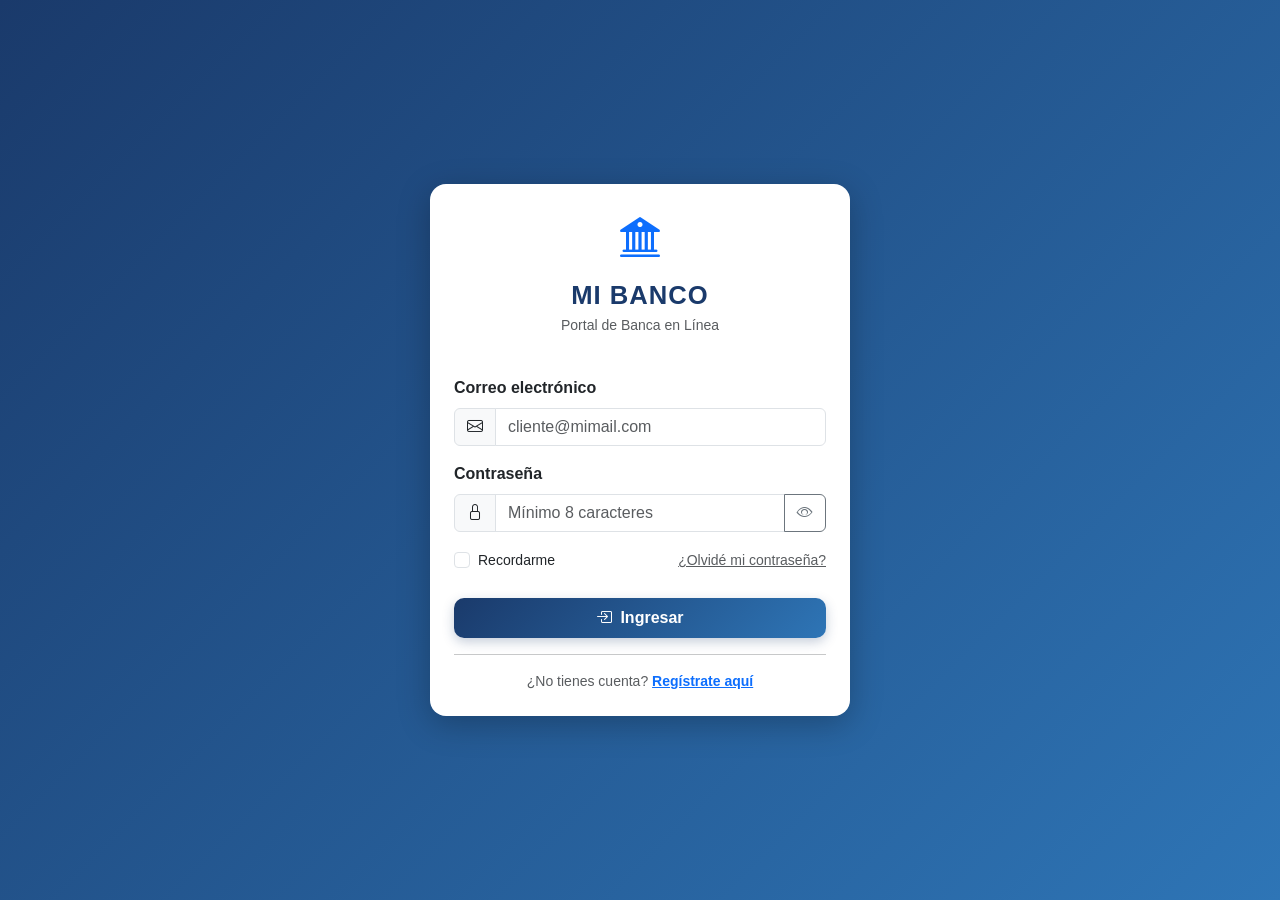
<file: index.html>
<!DOCTYPE html>
<html lang="es">
<head>
  <meta charset="UTF-8">
  <meta name="viewport" content="width=device-width, initial-scale=1.0">
  <title>Iniciar Sesión — Mi Banco</title>
  <link href="https://cdn.jsdelivr.net/npm/bootstrap@5.3.3/dist/css/bootstrap.min.css" rel="stylesheet">
  <link href="https://cdn.jsdelivr.net/npm/bootstrap-icons@1.11.3/font/bootstrap-icons.min.css" rel="stylesheet">
  <link href="../css/styles.css" rel="stylesheet">
</head>
<body>

<div class="auth-wrapper">
  <div class="card auth-card p-4">

    <!-- Logo -->
    <div class="text-center mb-4">
      <i class="bi bi-bank2 text-primary" style="font-size:2.5rem"></i>
      <div class="auth-logo mt-2">MI BANCO</div>
      <p class="text-muted small">Portal de Banca en Línea</p>
    </div>

    <!-- Alerta de error -->
    <div id="alertError" class="alert alert-danger d-none" role="alert">
      <i class="bi bi-exclamation-triangle me-2"></i>
      <span id="alertMsg">Error al iniciar sesión.</span>
    </div>

    <!-- Formulario Login -->
    <form id="formLogin">
      <div class="mb-3">
        <label class="form-label fw-semibold">Correo electrónico</label>
        <div class="input-group">
          <span class="input-group-text"><i class="bi bi-envelope"></i></span>
          <input type="email" id="email" class="form-control"
                 placeholder="cliente@mimail.com" required>
        </div>
      </div>
      <div class="mb-3">
        <label class="form-label fw-semibold">Contraseña</label>
        <div class="input-group">
          <span class="input-group-text"><i class="bi bi-lock"></i></span>
          <input type="password" id="password" class="form-control"
                 placeholder="Mínimo 8 caracteres" required minlength="8">
          <button class="btn btn-outline-secondary" type="button" id="togglePwd">
            <i class="bi bi-eye"></i>
          </button>
        </div>
      </div>

      <div class="d-flex justify-content-between align-items-center mb-4">
        <div class="form-check">
          <input class="form-check-input" type="checkbox" id="rememberMe">
          <label class="form-check-label small" for="rememberMe">Recordarme</label>
        </div>
        <a href="#" class="small text-muted">¿Olvidé mi contraseña?</a>
      </div>

      <button type="submit" class="btn btn-primary w-100 py-2 fw-semibold" id="btnLogin">
        <span id="btnLoginText"><i class="bi bi-box-arrow-in-right me-2"></i>Ingresar</span>
        <span id="btnLoginSpinner" class="d-none">
          <span class="spinner-border spinner-border-sm me-2"></span>Verificando...
        </span>
      </button>
    </form>

    <hr class="my-3">
    <p class="text-center small text-muted mb-0">
      ¿No tienes cuenta?
      <a href="registro.html" class="text-primary fw-semibold">Regístrate aquí</a>
    </p>

  </div>
</div>

<script src="https://cdn.jsdelivr.net/npm/bootstrap@5.3.3/dist/js/bootstrap.bundle.min.js"></script>
<script>
  // Desvinculado completamente - Sin conexión a Supabase
  // Este es solo UI estática para demostración
  console.log('Login UI cargado (desvinculado - sin Supabase)');
</script>
</body>
</html>
</script>
</body>
</html>
</file>
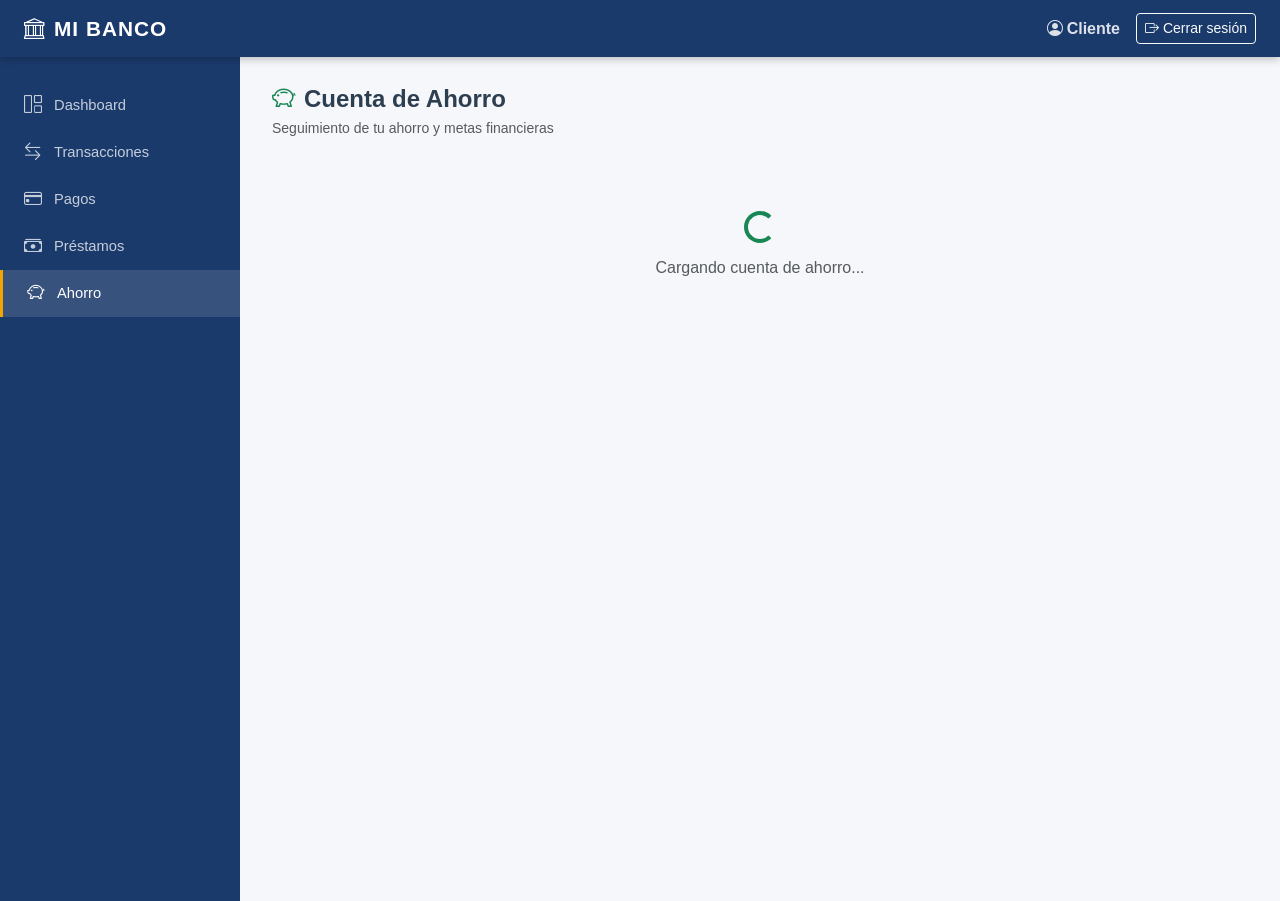
<file: modulos/ahorro.html>
<!DOCTYPE html>
<html lang="es">
<head>
  <meta charset="UTF-8">
  <meta name="viewport" content="width=device-width, initial-scale=1.0">
  <title>Ahorro — Mi Banco</title>
  <link href="https://cdn.jsdelivr.net/npm/bootstrap@5.3.3/dist/css/bootstrap.min.css" rel="stylesheet">
  <link href="https://cdn.jsdelivr.net/npm/bootstrap-icons@1.11.3/font/bootstrap-icons.min.css" rel="stylesheet">
  <link href="../css/styles.css" rel="stylesheet">
</head>
<body>

<!-- Toast -->
<div class="toast-container position-fixed bottom-0 end-0 p-3">
  <div id="appToast" class="toast align-items-center text-white bg-success border-0">
    <div class="d-flex">
      <div class="toast-body" id="toastBody">OK</div>
      <button class="btn-close btn-close-white me-2 m-auto" data-bs-dismiss="toast"></button>
    </div>
  </div>
</div>

<!-- Navbar -->
<nav class="navbar navbar-expand-lg navbar-banco">
  <div class="container-fluid px-4">
    <a class="navbar-brand" href="dashboard.html"><i class="bi bi-bank me-2"></i>MI BANCO</a>
    <div class="collapse navbar-collapse">
      <ul class="navbar-nav ms-auto align-items-center gap-2">
        <li class="nav-item">
          <span class="nav-link" style="color:var(--color-acento);font-weight:600">
            <i class="bi bi-person-circle me-1"></i><span id="userName">Cliente</span>
          </span>
        </li>
        <li><button class="btn btn-sm btn-outline-light" id="btnLogout">
          <i class="bi bi-box-arrow-right me-1"></i>Cerrar sesión
        </button></li>
      </ul>
    </div>
  </div>
</nav>

<div class="portal-layout">
  <nav class="sidebar d-none d-lg-block">
    <ul class="nav flex-column">
      <li><a class="nav-link" href="dashboard.html"><i class="bi bi-grid-1x2"></i> Dashboard</a></li>
      <li><a class="nav-link" href="transacciones.html"><i class="bi bi-arrow-left-right"></i> Transacciones</a></li>
      <li><a class="nav-link" href="pagos.html"><i class="bi bi-credit-card"></i> Pagos</a></li>
      <li><a class="nav-link" href="prestamos.html"><i class="bi bi-cash-stack"></i> Préstamos</a></li>
      <li><a class="nav-link active" href="ahorro.html"><i class="bi bi-piggy-bank"></i> Ahorro</a></li>
    </ul>
  </nav>

  <main class="main-content">
    <h4 class="fw-bold mb-1"><i class="bi bi-piggy-bank me-2 text-success"></i>Cuenta de Ahorro</h4>
    <p class="text-muted small mb-4">Seguimiento de tu ahorro y metas financieras</p>

    <!-- Spinner carga -->
    <div id="loadingAhorro" class="text-center py-5">
      <div class="spinner-border text-success"></div>
      <p class="text-muted mt-2">Cargando cuenta de ahorro...</p>
    </div>

    <!-- Contenido (oculto hasta cargar) -->
    <div id="contenidoAhorro" class="d-none">

      <!-- Tarjeta principal -->
      <div class="row g-4 mb-4">
        <div class="col-12 col-md-6">
          <div class="card border-0 shadow-sm" style="border-left:5px solid #198754 !important; border-radius:12px">
            <div class="card-body p-4">
              <div class="d-flex justify-content-between align-items-start mb-3">
                <div>
                  <span class="badge bg-success mb-2">Cuenta de Ahorro</span>
                  <div class="text-muted small" id="numCuentaAhorro">••• ••• ••••</div>
                </div>
                <i class="bi bi-piggy-bank text-success" style="font-size:2rem"></i>
              </div>
              <div class="monto text-success mb-1" id="saldoAhorro">S/ —</div>
              <div class="text-muted small">Saldo disponible · PEN</div>
            </div>
          </div>
        </div>

        <div class="col-12 col-md-6">
          <div class="row g-3">
            <div class="col-6">
              <div class="card border-0 bg-light text-center p-3">
                <div class="text-muted small">Tasa anual</div>
                <div class="fw-bold fs-4 text-success" id="tasaAhorro">—</div>
              </div>
            </div>
            <div class="col-6">
              <div class="card border-0 bg-light text-center p-3">
                <div class="text-muted small">Fecha apertura</div>
                <div class="fw-bold" id="fechaApertura">—</div>
              </div>
            </div>
            <div class="col-12">
              <div class="card border-0 bg-light text-center p-3">
                <div class="text-muted small">Meta de ahorro</div>
                <div class="fw-bold fs-5 text-primary" id="metaAhorro">—</div>
              </div>
            </div>
          </div>
        </div>
      </div>

      <!-- Barra de progreso de meta -->
      <div class="card border-0 shadow-sm mb-4">
        <div class="card-body">
          <div class="d-flex justify-content-between align-items-center mb-2">
            <div>
              <h6 class="fw-bold mb-0">Progreso hacia tu meta</h6>
              <p class="text-muted small mb-0">
                <span id="saldoProgreso">S/ —</span> de <span id="metaProgreso">S/ —</span>
              </p>
            </div>
            <div class="text-end">
              <div class="fw-bold fs-4 text-success" id="pctProgreso">0%</div>
              <div class="text-muted small" id="faltaProgreso">Falta: —</div>
            </div>
          </div>
          <div class="progress" style="height:20px">
            <div class="progress-bar progress-bar-ahorro progress-bar-striped progress-bar-animated"
                 id="barraProgreso" role="progressbar" style="width:0%">
            </div>
          </div>
          <div class="d-flex justify-content-between mt-1">
            <span class="text-muted" style="font-size:.75rem">S/ 0</span>
            <span class="text-muted small" id="metaLabel">Meta: S/ —</span>
          </div>
        </div>
      </div>

      <!-- Tabs: movimientos / proyección -->
      <div class="card border-0 shadow-sm">
        <div class="card-header bg-white border-0 pt-3 pb-0">
          <ul class="nav nav-tabs border-0" id="tabsAhorro" role="tablist">
            <li class="nav-item">
              <button class="nav-link active fw-semibold" data-bs-toggle="tab" data-bs-target="#tabMovimientos">
                <i class="bi bi-list-ul me-2"></i>Movimientos
              </button>
            </li>
            <li class="nav-item">
              <button class="nav-link fw-semibold" data-bs-toggle="tab" data-bs-target="#tabProyeccion">
                <i class="bi bi-graph-up me-2"></i>Proyección
              </button>
            </li>
          </ul>
        </div>
        <div class="card-body p-0 tab-content">

          <!-- Tab Movimientos -->
          <div class="tab-pane fade show active" id="tabMovimientos">
            <div class="table-responsive">
              <table class="table table-hover mb-0">
                <thead class="table-light">
                  <tr>
                    <th class="ps-3">Fecha</th>
                    <th>Concepto</th>
                    <th>Tipo</th>
                    <th class="text-end pe-3">Monto</th>
                  </tr>
                </thead>
                <tbody id="movAhorro">
                  <tr><td colspan="4" class="text-center py-3 text-muted">Sin movimientos registrados.</td></tr>
                </tbody>
              </table>
            </div>
          </div>

          <!-- Tab Proyección -->
          <div class="tab-pane fade" id="tabProyeccion">
            <div class="p-4">
              <p class="text-muted small mb-3">
                Estimado de crecimiento mensual de tu ahorro con la tasa actual, sin depósitos adicionales.
              </p>
              <div class="table-responsive">
                <table class="table table-sm table-striped">
                  <thead class="table-dark">
                    <tr>
                      <th>Mes</th>
                      <th class="text-end">Saldo estimado</th>
                      <th class="text-end">Interés ganado</th>
                    </tr>
                  </thead>
                  <tbody id="tablaProyeccion"></tbody>
                </table>
              </div>
            </div>
          </div>

        </div>
      </div>

    </div><!-- /contenidoAhorro -->
  </main>
</div>

<script src="https://cdn.jsdelivr.net/npm/bootstrap@5.3.3/dist/js/bootstrap.bundle.min.js"></script>
<script>
  console.log('Ahorro cargado (desvinculado - sin Supabase)');
</script>
</body>
</html>
</file>
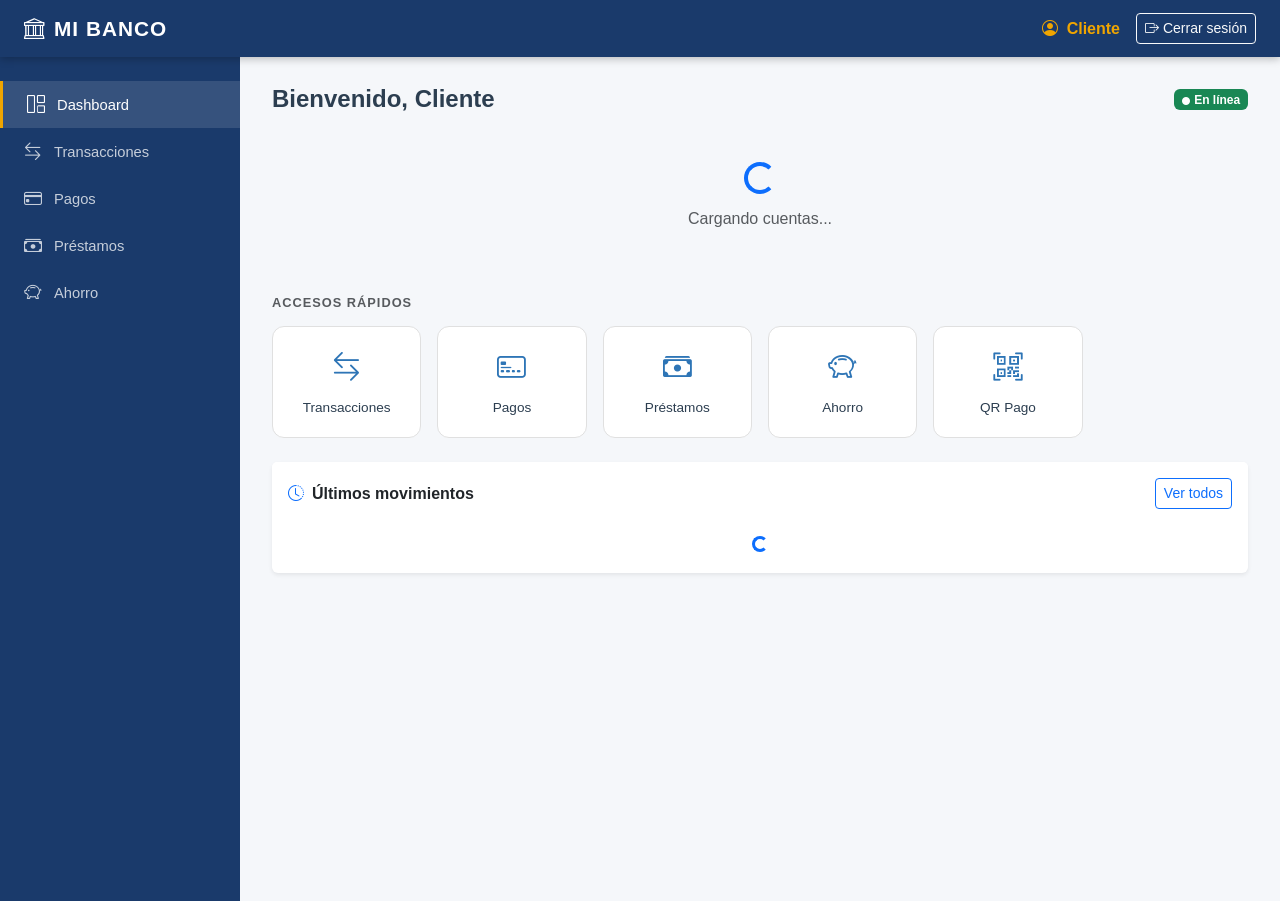
<file: modulos/dashboard.html>
<!DOCTYPE html>
<html lang="es">
<head>
  <meta charset="UTF-8">
  <meta name="viewport" content="width=device-width, initial-scale=1.0">
  <title>Dashboard — Mi Banco</title>
  <link href="https://cdn.jsdelivr.net/npm/bootstrap@5.3.3/dist/css/bootstrap.min.css" rel="stylesheet">
  <link href="https://cdn.jsdelivr.net/npm/bootstrap-icons@1.11.3/font/bootstrap-icons.min.css" rel="stylesheet">
  <link href="../css/styles.css" rel="stylesheet">
</head>
<body>

<!-- Toast Global -->
<div class="toast-container position-fixed bottom-0 end-0 p-3">
  <div id="appToast" class="toast align-items-center text-white bg-success border-0">
    <div class="d-flex">
      <div class="toast-body" id="toastBody">OK</div>
      <button type="button" class="btn-close btn-close-white me-2 m-auto" data-bs-dismiss="toast"></button>
    </div>
  </div>
</div>

<!-- Spinner Global -->
<div id="loadingSpinner" class="d-none">
  <div class="text-center">
    <div class="spinner-border text-primary" style="width:3rem;height:3rem;"></div>
    <p class="mt-2 text-muted">Cargando...</p>
  </div>
</div>

<!-- Navbar -->
<nav class="navbar navbar-expand-lg navbar-banco">
  <div class="container-fluid px-4">
    <a class="navbar-brand" href="dashboard.html">
      <i class="bi bi-bank me-2"></i>MI BANCO
    </a>
    <button class="navbar-toggler" type="button" data-bs-toggle="collapse" data-bs-target="#navMenu">
      <span class="navbar-toggler-icon"></span>
    </button>
    <div class="collapse navbar-collapse" id="navMenu">
      <ul class="navbar-nav ms-auto align-items-center gap-2">
        <li class="nav-item">
          <span class="nav-link">
            <i class="bi bi-person-circle me-1" style="color:var(--color-acento)"></i>
            <span id="userName" style="color:var(--color-acento);font-weight:600">Cliente</span>
          </span>
        </li>
        <li class="nav-item">
          <button class="btn btn-sm btn-outline-light" id="btnLogout">
            <i class="bi bi-box-arrow-right me-1"></i>Cerrar sesión
          </button>
        </li>
      </ul>
    </div>
  </div>
</nav>

<!-- Layout -->
<div class="portal-layout">

  <!-- Sidebar -->
  <nav class="sidebar d-none d-lg-block">
    <ul class="nav flex-column">
      <li><a class="nav-link active" href="dashboard.html"><i class="bi bi-grid-1x2"></i> Dashboard</a></li>
      <li><a class="nav-link" href="transacciones.html"><i class="bi bi-arrow-left-right"></i> Transacciones</a></li>
      <li><a class="nav-link" href="pagos.html"><i class="bi bi-credit-card"></i> Pagos</a></li>
      <li><a class="nav-link" href="prestamos.html"><i class="bi bi-cash-stack"></i> Préstamos</a></li>
      <li><a class="nav-link" href="ahorro.html"><i class="bi bi-piggy-bank"></i> Ahorro</a></li>
    </ul>
  </nav>

  <!-- Contenido principal -->
  <main class="main-content">

    <!-- Saludo -->
    <div class="d-flex justify-content-between align-items-center mb-4">
      <div>
        <h4 class="mb-0 fw-bold">Bienvenido, <span id="welcomeName">Cliente</span></h4>
        <p class="text-muted small mb-0" id="fechaHoy"></p>
      </div>
      <span class="badge bg-success"><i class="bi bi-circle-fill me-1" style="font-size:.5rem"></i>En línea</span>
    </div>

    <!-- Tarjetas de saldo -->
    <div class="row g-3 mb-4" id="cuentasContainer">
      <!-- Se inyectan dinámicamente -->
      <div class="col-12 text-center py-4">
        <div class="spinner-border text-primary"></div>
        <p class="text-muted mt-2">Cargando cuentas...</p>
      </div>
    </div>

    <!-- Accesos rápidos -->
    <h6 class="fw-semibold text-muted text-uppercase mb-3" style="font-size:.8rem;letter-spacing:1px">
      Accesos rápidos
    </h6>
    <div class="row g-3 mb-4">
      <div class="col-6 col-md-4 col-lg-2">
        <a href="transacciones.html" class="acceso-rapido">
          <i class="bi bi-arrow-left-right"></i>
          <span>Transacciones</span>
        </a>
      </div>
      <div class="col-6 col-md-4 col-lg-2">
        <a href="pagos.html" class="acceso-rapido">
          <i class="bi bi-credit-card-2-front"></i>
          <span>Pagos</span>
        </a>
      </div>
      <div class="col-6 col-md-4 col-lg-2">
        <a href="prestamos.html" class="acceso-rapido">
          <i class="bi bi-cash-stack"></i>
          <span>Préstamos</span>
        </a>
      </div>
      <div class="col-6 col-md-4 col-lg-2">
        <a href="ahorro.html" class="acceso-rapido">
          <i class="bi bi-piggy-bank"></i>
          <span>Ahorro</span>
        </a>
      </div>
      <div class="col-6 col-md-4 col-lg-2">
        <a href="#" class="acceso-rapido">
          <i class="bi bi-qr-code-scan"></i>
          <span>QR Pago</span>
        </a>
      </div>
    </div>

    <!-- Últimas transacciones -->
    <div class="card border-0 shadow-sm">
      <div class="card-header bg-white d-flex justify-content-between align-items-center border-0 pt-3">
        <h6 class="mb-0 fw-bold"><i class="bi bi-clock-history me-2 text-primary"></i>Últimos movimientos</h6>
        <a href="transacciones.html" class="btn btn-sm btn-outline-primary">Ver todos</a>
      </div>
      <div class="card-body p-0">
        <div id="txnRecientes">
          <div class="text-center py-3">
            <div class="spinner-border spinner-border-sm text-primary"></div>
          </div>
        </div>
      </div>
    </div>

  </main>
</div>

<script src="https://cdn.jsdelivr.net/npm/bootstrap@5.3.3/dist/js/bootstrap.bundle.min.js"></script>
<script>
  console.log('Dashboard cargado (desvinculado - sin Supabase)');
</script>
</body>
</html>
</file>
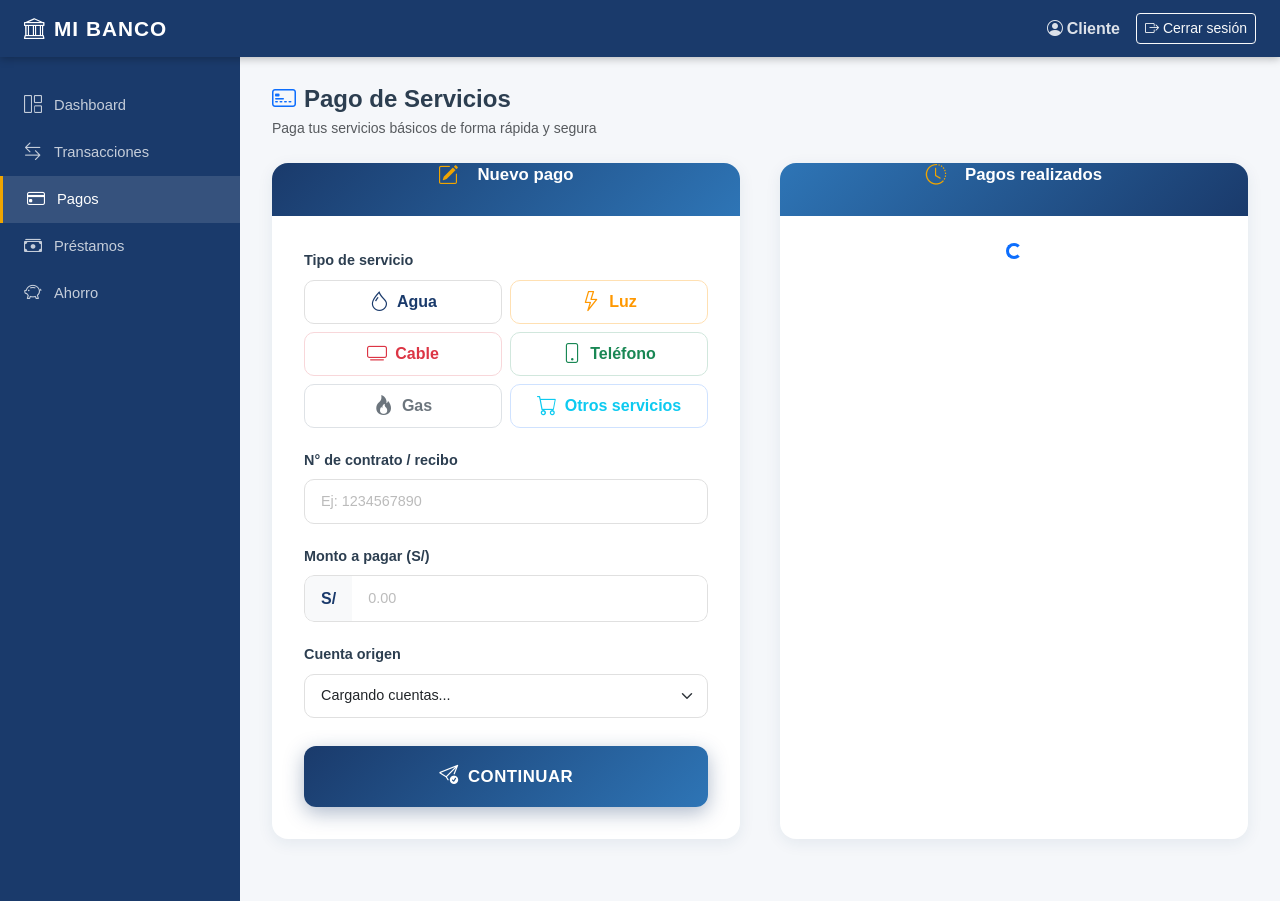
<file: modulos/pagos.html>
<!DOCTYPE html>
<html lang="es">
<head>
  <meta charset="UTF-8">
  <meta name="viewport" content="width=device-width, initial-scale=1.0">
  <title>Pagos — Mi Banco</title>
  <link href="https://cdn.jsdelivr.net/npm/bootstrap@5.3.3/dist/css/bootstrap.min.css" rel="stylesheet">
  <link href="https://cdn.jsdelivr.net/npm/bootstrap-icons@1.11.3/font/bootstrap-icons.min.css" rel="stylesheet">
  <link href="../css/styles.css" rel="stylesheet">
  <link href="../css/pagos.css" rel="stylesheet">
</head>
<body>

<!-- Toast -->
<div class="toast-container position-fixed bottom-0 end-0 p-3">
  <div id="appToast" class="toast align-items-center text-white bg-success border-0">
    <div class="d-flex">
      <div class="toast-body" id="toastBody">OK</div>
      <button class="btn-close btn-close-white me-2 m-auto" data-bs-dismiss="toast"></button>
    </div>
  </div>
</div>

<!-- Modal de confirmación de pago -->
<div class="modal fade" id="modalConfirmar" tabindex="-1">
  <div class="modal-dialog modal-dialog-centered">
    <div class="modal-content">
      <div class="modal-header">
        <h5 class="modal-title fw-bold">
          <i class="bi bi-shield-check me-2"></i>Confirmar pago
        </h5>
        <button type="button" class="btn-close" data-bs-dismiss="modal"></button>
      </div>
      <div class="modal-body">
        <div class="bg-light rounded p-3 mb-3">
          <div class="row g-2 small">
            <div class="col-5 text-muted">Servicio:</div>
            <div class="col-7 fw-semibold" id="confServicio">—</div>
            <div class="col-5 text-muted">N° Contrato:</div>
            <div class="col-7 fw-semibold" id="confContrato">—</div>
            <div class="col-5 text-muted">Monto a pagar:</div>
            <div class="col-7 fw-bold text-danger fs-5" id="confMonto">—</div>
            <div class="col-5 text-muted">Cuenta origen:</div>
            <div class="col-7 fw-semibold" id="confCuenta">—</div>
          </div>
        </div>
        <div class="alert alert-warning py-2 small mb-0">
          <i class="bi bi-exclamation-triangle me-2"></i>
          Esta operación <strong>no se puede revertir</strong>. Verifica los datos antes de confirmar.
        </div>
      </div>
      <div class="modal-footer">
        <button class="btn btn-outline-secondary" data-bs-dismiss="modal">Cancelar</button>
        <button class="btn btn-success fw-semibold" id="btnConfirmarPago">
          <span id="btnConfText"><i class="bi bi-check2-circle me-2"></i>Confirmar pago</span>
          <span id="btnConfSpinner" class="d-none">
            <span class="spinner-border spinner-border-sm me-2"></span>Procesando...
          </span>
        </button>
      </div>
    </div>
  </div>
</div>

<!-- Navbar -->
<nav class="navbar navbar-expand-lg navbar-banco">
  <div class="container-fluid px-4">
    <a class="navbar-brand" href="dashboard.html"><i class="bi bi-bank me-2"></i>MI BANCO</a>
    <div class="collapse navbar-collapse">
      <ul class="navbar-nav ms-auto align-items-center gap-2">
        <li class="nav-item">
          <span class="nav-link" style="color:var(--color-acento);font-weight:600">
            <i class="bi bi-person-circle me-1"></i><span id="userName">Cliente</span>
          </span>
        </li>
        <li><button class="btn btn-sm btn-outline-light" id="btnLogout">
          <i class="bi bi-box-arrow-right me-1"></i>Cerrar sesión
        </button></li>
      </ul>
    </div>
  </div>
</nav>

<div class="portal-layout">
  <nav class="sidebar d-none d-lg-block">
    <ul class="nav flex-column">
      <li><a class="nav-link" href="dashboard.html"><i class="bi bi-grid-1x2"></i> Dashboard</a></li>
      <li><a class="nav-link" href="transacciones.html"><i class="bi bi-arrow-left-right"></i> Transacciones</a></li>
      <li><a class="nav-link active" href="pagos.html"><i class="bi bi-credit-card"></i> Pagos</a></li>
      <li><a class="nav-link" href="prestamos.html"><i class="bi bi-cash-stack"></i> Préstamos</a></li>
      <li><a class="nav-link" href="ahorro.html"><i class="bi bi-piggy-bank"></i> Ahorro</a></li>
    </ul>
  </nav>

  <main class="main-content">
    <h4 class="fw-bold mb-1"><i class="bi bi-credit-card-2-front me-2 text-primary"></i>Pago de Servicios</h4>
    <p class="text-muted small mb-4">Paga tus servicios básicos de forma rápida y segura</p>

    <div class="pagos-container">

      <!-- Formulario de pago -->
      <div>
        <div class="card-form-pago">
          <div class="card-header border-0 pt-0">
            <h6 class="fw-bold mb-0"><i class="bi bi-pencil-square me-2"></i>Nuevo pago</h6>
          </div>
          <div class="card-body">
            <form id="formPago" novalidate>

              <!-- Selector de servicio con íconos -->
              <div class="mb-3">
                <label class="form-label">Tipo de servicio</label>
                <div class="row g-2" id="servicioSelector">
                  <div class="col-6">
                    <input type="radio" class="btn-check" name="servicioRadio" id="srvAgua"   value="agua"     required>
                    <label class="btn btn-outline-primary w-100 d-flex align-items-center justify-content-center gap-2" for="srvAgua">
                      <i class="bi bi-droplet fs-5"></i> Agua
                    </label>
                  </div>
                  <div class="col-6">
                    <input type="radio" class="btn-check" name="servicioRadio" id="srvLuz"    value="luz">
                    <label class="btn btn-outline-warning w-100 d-flex align-items-center justify-content-center gap-2" for="srvLuz">
                      <i class="bi bi-lightning fs-5"></i> Luz
                    </label>
                  </div>
                  <div class="col-6">
                    <input type="radio" class="btn-check" name="servicioRadio" id="srvCable"  value="cable">
                    <label class="btn btn-outline-danger w-100 d-flex align-items-center justify-content-center gap-2" for="srvCable">
                      <i class="bi bi-tv fs-5"></i> Cable
                    </label>
                  </div>
                  <div class="col-6">
                    <input type="radio" class="btn-check" name="servicioRadio" id="srvTel"    value="telefono">
                    <label class="btn btn-outline-success w-100 d-flex align-items-center justify-content-center gap-2" for="srvTel">
                      <i class="bi bi-phone fs-5"></i> Teléfono
                    </label>
                  </div>
                  <div class="col-6">
                    <input type="radio" class="btn-check" name="servicioRadio" id="srvGas"    value="gas">
                    <label class="btn btn-outline-secondary w-100 d-flex align-items-center justify-content-center gap-2" for="srvGas">
                      <i class="bi bi-fire fs-5"></i> Gas
                    </label>
                  </div>
                  <div class="col-6">
                    <input type="radio" class="btn-check" name="servicioRadio" id="srvOtros"    value="otros">
                    <label class="btn btn-outline-info w-100 d-flex align-items-center justify-content-center gap-2" for="srvOtros">
                      <i class="bi bi-cart fs-5"></i> Otros servicios
                    </label>
                  </div>
                </div>
              </div>

              <div class="mb-3">
                <label class="form-label">N° de contrato / recibo</label>
                <input type="text" id="contrato" class="form-control"
                       placeholder="Ej: 1234567890" required>
              </div>

              <div class="mb-3">
                <label class="form-label">Monto a pagar (S/)</label>
                <div class="input-group">
                  <span class="input-group-text">S/</span>
                  <input type="number" id="montoPago" class="form-control"
                         placeholder="0.00" min="1" step="0.01" required>
                </div>
              </div>

              <div class="mb-4">
                <label class="form-label">Cuenta origen</label>
                <select id="cuentaOrigen" class="form-select" required>
                  <option value="">Cargando cuentas...</option>
                </select>
              </div>

              <button type="submit" class="btn-continuar w-100 py-3" style="margin-top: auto;">
                <i class="bi bi-send-check"></i>Continuar
              </button>
            </form>
          </div>
        </div>
      </div>

      <!-- Historial de pagos -->
      <div>
        <div class="card-historial-pagos">
          <div class="card-header border-0 pt-0">
            <h6 class="fw-bold mb-0"><i class="bi bi-clock-history me-2"></i>Pagos realizados</h6>
          </div>
          <div class="card-body">
            <div id="historialPagos">
              <div class="text-center py-4">
                <div class="spinner-border spinner-border-sm text-primary"></div>
              </div>
            </div>
          </div>
        </div>
      </div>

    </div>
  </main>
</div>

<script src="https://cdn.jsdelivr.net/npm/bootstrap@5.3.3/dist/js/bootstrap.bundle.min.js"></script>
<script>
// Desvinculado: Este módulo procesaba pagos en Supabase
// Ahora es solo UI sin conexión
console.log('Pagos cargado (desvinculado)');
</script>

</body>
</html>
</file>
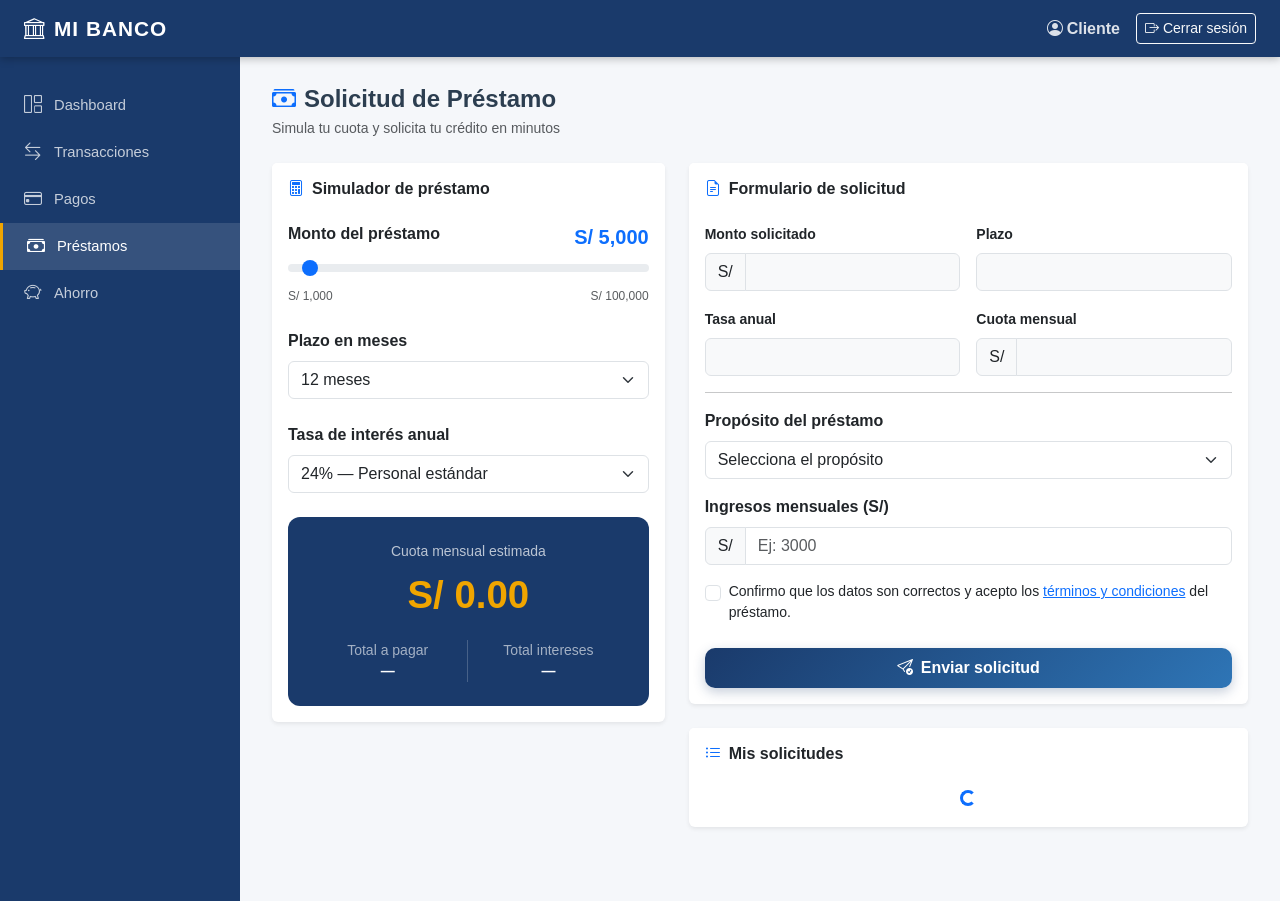
<file: modulos/prestamos.html>
<!DOCTYPE html>
<html lang="es">
<head>
  <meta charset="UTF-8">
  <meta name="viewport" content="width=device-width, initial-scale=1.0">
  <title>Préstamos — Mi Banco</title>
  <link href="https://cdn.jsdelivr.net/npm/bootstrap@5.3.3/dist/css/bootstrap.min.css" rel="stylesheet">
  <link href="https://cdn.jsdelivr.net/npm/bootstrap-icons@1.11.3/font/bootstrap-icons.min.css" rel="stylesheet">
  <link href="../css/styles.css" rel="stylesheet">
</head>
<body>

<!-- Toast -->
<div class="toast-container position-fixed bottom-0 end-0 p-3">
  <div id="appToast" class="toast align-items-center text-white bg-success border-0">
    <div class="d-flex">
      <div class="toast-body" id="toastBody">OK</div>
      <button class="btn-close btn-close-white me-2 m-auto" data-bs-dismiss="toast"></button>
    </div>
  </div>
</div>

<!-- Modal de solicitud enviada -->
<div class="modal fade" id="modalExito" tabindex="-1" data-bs-backdrop="static">
  <div class="modal-dialog modal-dialog-centered">
    <div class="modal-content text-center p-4">
      <div class="modal-body">
        <div class="mb-3">
          <i class="bi bi-check-circle-fill text-success" style="font-size:3.5rem"></i>
        </div>
        <h5 class="fw-bold">¡Solicitud enviada!</h5>
        <p class="text-muted">Tu solicitud de préstamo fue registrada exitosamente.</p>
        <div class="bg-light rounded p-3 mb-3 text-start small">
          <div class="row g-2">
            <div class="col-6 text-muted">N° Solicitud:</div>
            <div class="col-6 fw-bold text-primary font-monospace" id="numSolicitud">—</div>
            <div class="col-6 text-muted">Monto:</div>
            <div class="col-6 fw-bold" id="exitoMonto">—</div>
            <div class="col-6 text-muted">Cuota mensual:</div>
            <div class="col-6 fw-bold text-success" id="exitoCuota">—</div>
            <div class="col-6 text-muted">Estado:</div>
            <div class="col-6"><span class="badge bg-warning text-dark">En evaluación</span></div>
          </div>
        </div>
        <p class="text-muted small">Te notificaremos el resultado en un plazo de 24 a 48 horas hábiles.</p>
      </div>
      <div class="modal-footer border-0 justify-content-center">
        <button class="btn btn-primary" data-bs-dismiss="modal">Entendido</button>
      </div>
    </div>
  </div>
</div>

<!-- Navbar -->
<nav class="navbar navbar-expand-lg navbar-banco">
  <div class="container-fluid px-4">
    <a class="navbar-brand" href="dashboard.html"><i class="bi bi-bank me-2"></i>MI BANCO</a>
    <div class="collapse navbar-collapse">
      <ul class="navbar-nav ms-auto align-items-center gap-2">
        <li class="nav-item">
          <span class="nav-link" style="color:var(--color-acento);font-weight:600">
            <i class="bi bi-person-circle me-1"></i><span id="userName">Cliente</span>
          </span>
        </li>
        <li><button class="btn btn-sm btn-outline-light" id="btnLogout">
          <i class="bi bi-box-arrow-right me-1"></i>Cerrar sesión
        </button></li>
      </ul>
    </div>
  </div>
</nav>

<div class="portal-layout">
  <nav class="sidebar d-none d-lg-block">
    <ul class="nav flex-column">
      <li><a class="nav-link" href="dashboard.html"><i class="bi bi-grid-1x2"></i> Dashboard</a></li>
      <li><a class="nav-link" href="transacciones.html"><i class="bi bi-arrow-left-right"></i> Transacciones</a></li>
      <li><a class="nav-link" href="pagos.html"><i class="bi bi-credit-card"></i> Pagos</a></li>
      <li><a class="nav-link active" href="prestamos.html"><i class="bi bi-cash-stack"></i> Préstamos</a></li>
      <li><a class="nav-link" href="ahorro.html"><i class="bi bi-piggy-bank"></i> Ahorro</a></li>
    </ul>
  </nav>

  <main class="main-content">
    <h4 class="fw-bold mb-1"><i class="bi bi-cash-stack me-2 text-primary"></i>Solicitud de Préstamo</h4>
    <p class="text-muted small mb-4">Simula tu cuota y solicita tu crédito en minutos</p>

    <div class="row g-4">

      <!-- Simulador -->
      <div class="col-12 col-lg-5">
        <div class="card border-0 shadow-sm">
          <div class="card-header bg-white border-0 pt-3">
            <h6 class="fw-bold mb-0"><i class="bi bi-calculator me-2 text-primary"></i>Simulador de préstamo</h6>
          </div>
          <div class="card-body">

            <div class="mb-4">
              <div class="d-flex justify-content-between mb-1">
                <label class="form-label fw-semibold mb-0">Monto del préstamo</label>
                <span class="fw-bold text-primary fs-5" id="montoLabel">S/ 5,000</span>
              </div>
              <input type="range" class="form-range" id="sliderMonto"
                     min="1000" max="100000" step="500" value="5000">
              <div class="d-flex justify-content-between text-muted" style="font-size:.75rem">
                <span>S/ 1,000</span><span>S/ 100,000</span>
              </div>
            </div>

            <div class="mb-4">
              <label class="form-label fw-semibold">Plazo en meses</label>
              <select id="selectPlazo" class="form-select">
                <option value="6">6 meses</option>
                <option value="12" selected>12 meses</option>
                <option value="18">18 meses</option>
                <option value="24">24 meses</option>
                <option value="36">36 meses</option>
                <option value="48">48 meses</option>
                <option value="60">60 meses</option>
              </select>
            </div>

            <div class="mb-4">
              <label class="form-label fw-semibold">Tasa de interés anual</label>
              <select id="selectTasa" class="form-select">
                <option value="18">18% — Personal básico</option>
                <option value="24" selected>24% — Personal estándar</option>
                <option value="30">30% — Personal express</option>
                <option value="12">12% — Con garantía</option>
              </select>
            </div>

            <!-- Resultado del simulador -->
            <div class="prestamo-result">
              <div class="text-center mb-3">
                <div class="small mb-1" style="color:rgba(255,255,255,.7)">Cuota mensual estimada</div>
                <div class="cuota-valor" id="cuotaValor">S/ 0.00</div>
              </div>
              <div class="row g-2 text-center small">
                <div class="col-6" style="border-right:1px solid rgba(255,255,255,.2)">
                  <div style="color:rgba(255,255,255,.6)">Total a pagar</div>
                  <div class="fw-bold" id="totalPagar">—</div>
                </div>
                <div class="col-6">
                  <div style="color:rgba(255,255,255,.6)">Total intereses</div>
                  <div class="fw-bold" id="totalInteres">—</div>
                </div>
              </div>
            </div>

          </div>
        </div>
      </div>

      <!-- Formulario de solicitud -->
      <div class="col-12 col-lg-7">
        <div class="card border-0 shadow-sm">
          <div class="card-header bg-white border-0 pt-3">
            <h6 class="fw-bold mb-0"><i class="bi bi-file-earmark-text me-2 text-primary"></i>Formulario de solicitud</h6>
          </div>
          <div class="card-body">
            <form id="formPrestamo" novalidate>

              <!-- Datos del simulador (pre-llenados, solo lectura) -->
              <div class="row g-3 mb-3">
                <div class="col-6">
                  <label class="form-label small fw-semibold">Monto solicitado</label>
                  <div class="input-group">
                    <span class="input-group-text">S/</span>
                    <input type="text" id="solMonto" class="form-control bg-light" readonly>
                  </div>
                </div>
                <div class="col-6">
                  <label class="form-label small fw-semibold">Plazo</label>
                  <input type="text" id="solPlazo" class="form-control bg-light" readonly>
                </div>
                <div class="col-6">
                  <label class="form-label small fw-semibold">Tasa anual</label>
                  <input type="text" id="solTasa" class="form-control bg-light" readonly>
                </div>
                <div class="col-6">
                  <label class="form-label small fw-semibold">Cuota mensual</label>
                  <div class="input-group">
                    <span class="input-group-text">S/</span>
                    <input type="text" id="solCuota" class="form-control bg-light fw-bold text-success" readonly>
                  </div>
                </div>
              </div>

              <hr>

              <div class="mb-3">
                <label class="form-label fw-semibold">Propósito del préstamo</label>
                <select id="proposito" class="form-select" required>
                  <option value="">Selecciona el propósito</option>
                  <option value="consumo">Consumo personal</option>
                  <option value="educacion">Educación</option>
                  <option value="salud">Salud</option>
                  <option value="vivienda">Mejora de vivienda</option>
                  <option value="negocio">Capital de negocio</option>
                  <option value="viaje">Viaje</option>
                  <option value="otro">Otro</option>
                </select>
              </div>

              <div class="mb-3">
                <label class="form-label fw-semibold">Ingresos mensuales (S/)</label>
                <div class="input-group">
                  <span class="input-group-text">S/</span>
                  <input type="number" id="ingresos" class="form-control"
                         placeholder="Ej: 3000" min="0" required>
                </div>
              </div>

              <div class="mb-4">
                <div class="form-check">
                  <input class="form-check-input" type="checkbox" id="chkTerminos" required>
                  <label class="form-check-label small" for="chkTerminos">
                    Confirmo que los datos son correctos y acepto los
                    <a href="#" class="text-primary">términos y condiciones</a> del préstamo.
                  </label>
                </div>
              </div>

              <button type="submit" class="btn btn-primary w-100 py-2 fw-semibold" id="btnSolicitar">
                <span id="btnSolText"><i class="bi bi-send-check me-2"></i>Enviar solicitud</span>
                <span id="btnSolSpinner" class="d-none">
                  <span class="spinner-border spinner-border-sm me-2"></span>Enviando...
                </span>
              </button>
            </form>
          </div>
        </div>

        <!-- Solicitudes anteriores -->
        <div class="card border-0 shadow-sm mt-4">
          <div class="card-header bg-white border-0 pt-3">
            <h6 class="fw-bold mb-0"><i class="bi bi-list-ul me-2 text-primary"></i>Mis solicitudes</h6>
          </div>
          <div class="card-body p-0" id="listaSolicitudes">
            <div class="text-center py-3">
              <div class="spinner-border spinner-border-sm text-primary"></div>
            </div>
          </div>
        </div>
      </div>

    </div>
  </main>
</div>

<script src="https://cdn.jsdelivr.net/npm/bootstrap@5.3.3/dist/js/bootstrap.bundle.min.js"></script>
<script>
  console.log('Préstamos cargado (desvinculado - sin Supabase)');
</script>
</body>
</html>
</file>
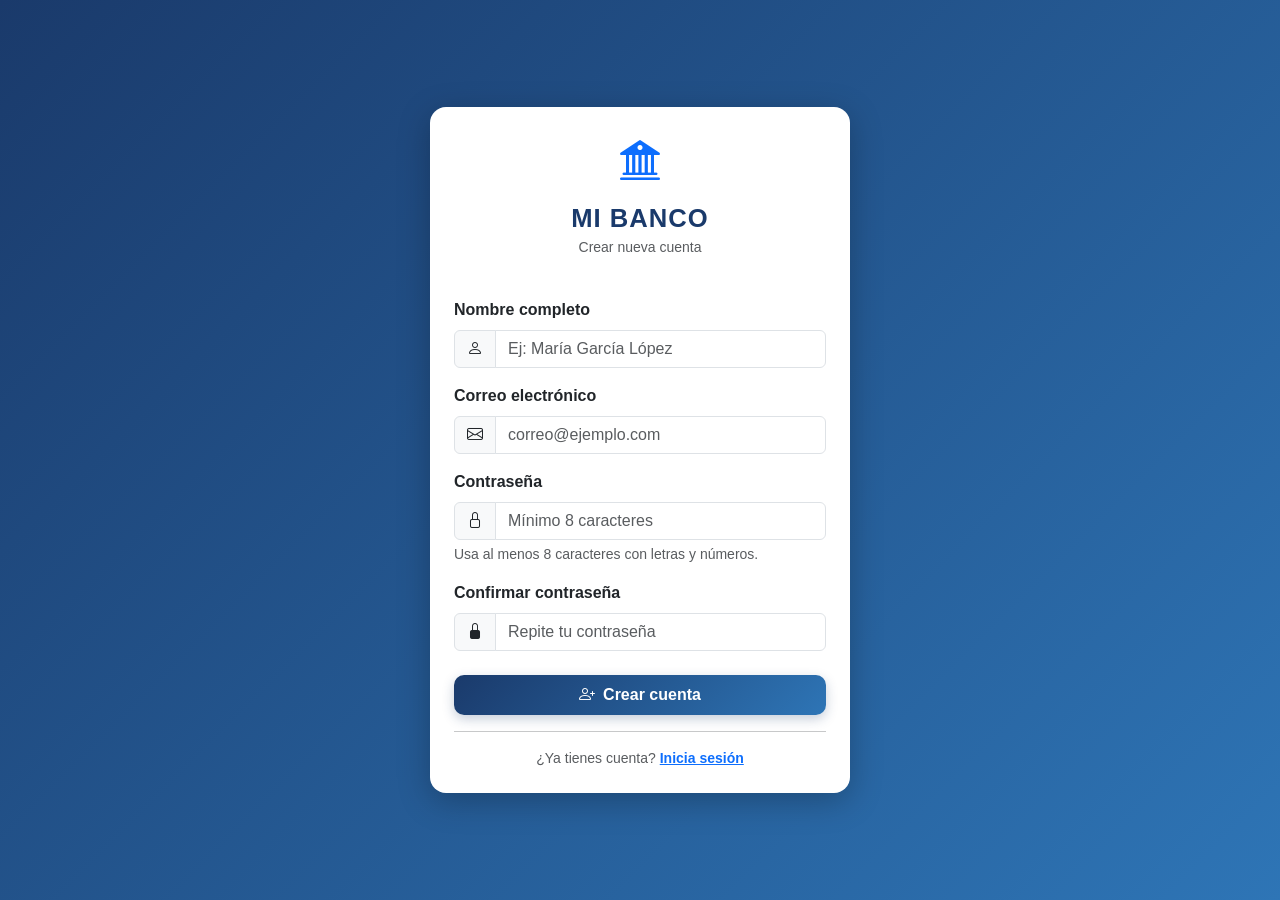
<file: modulos/registro.html>
<!DOCTYPE html>
<html lang="es">
<head>
  <meta charset="UTF-8">
  <meta name="viewport" content="width=device-width, initial-scale=1.0">
  <title>Registro — Mi Banco</title>
  <link href="https://cdn.jsdelivr.net/npm/bootstrap@5.3.3/dist/css/bootstrap.min.css" rel="stylesheet">
  <link href="https://cdn.jsdelivr.net/npm/bootstrap-icons@1.11.3/font/bootstrap-icons.min.css" rel="stylesheet">
  <link href="../css/styles.css" rel="stylesheet">
</head>
<body>

<div class="auth-wrapper">
  <div class="card auth-card p-4">

    <div class="text-center mb-4">
      <i class="bi bi-bank2 text-primary" style="font-size:2.5rem"></i>
      <div class="auth-logo mt-2">MI BANCO</div>
      <p class="text-muted small">Crear nueva cuenta</p>
    </div>

    <!-- Alerta éxito / error -->
    <div id="alertSuccess" class="alert alert-success d-none">
      <i class="bi bi-check-circle me-2"></i>
      Cuenta creada. <a href="/index.html" class="alert-link">Inicia sesión aquí.</a>
    </div>
    <div id="alertError" class="alert alert-danger d-none">
      <i class="bi bi-exclamation-triangle me-2"></i>
      <span id="alertMsg"></span>
    </div>

    <form id="formRegistro" novalidate>

      <div class="mb-3">
        <label class="form-label fw-semibold">Nombre completo</label>
        <div class="input-group">
          <span class="input-group-text"><i class="bi bi-person"></i></span>
          <input type="text" id="nombre" class="form-control"
                 placeholder="Ej: María García López" required minlength="3">
        </div>
      </div>

      <div class="mb-3">
        <label class="form-label fw-semibold">Correo electrónico</label>
        <div class="input-group">
          <span class="input-group-text"><i class="bi bi-envelope"></i></span>
          <input type="email" id="email" class="form-control"
                 placeholder="correo@ejemplo.com" required>
        </div>
      </div>

      <div class="mb-3">
        <label class="form-label fw-semibold">Contraseña</label>
        <div class="input-group">
          <span class="input-group-text"><i class="bi bi-lock"></i></span>
          <input type="password" id="password" class="form-control"
                 placeholder="Mínimo 8 caracteres" required minlength="8">
        </div>
        <div class="form-text">Usa al menos 8 caracteres con letras y números.</div>
      </div>

      <div class="mb-4">
        <label class="form-label fw-semibold">Confirmar contraseña</label>
        <div class="input-group">
          <span class="input-group-text"><i class="bi bi-lock-fill"></i></span>
          <input type="password" id="passwordConfirm" class="form-control"
                 placeholder="Repite tu contraseña" required minlength="8">
        </div>
        <div id="pwdMismatch" class="text-danger small d-none mt-1">
          <i class="bi bi-x-circle me-1"></i>Las contraseñas no coinciden.
        </div>
      </div>

      <button type="submit" class="btn btn-primary w-100 py-2 fw-semibold" id="btnRegistro">
        <span id="btnText"><i class="bi bi-person-plus me-2"></i>Crear cuenta</span>
        <span id="btnSpinner" class="d-none">
          <span class="spinner-border spinner-border-sm me-2"></span>Registrando...
        </span>
      </button>
    </form>

    <hr class="my-3">
    <p class="text-center small text-muted mb-0">
      ¿Ya tienes cuenta?
      <a href="/index.html" class="text-primary fw-semibold">Inicia sesión</a>
    </p>
  </div>
</div>

<script src="https://cdn.jsdelivr.net/npm/bootstrap@5.3.3/dist/js/bootstrap.bundle.min.js"></script>
<script>
  console.log('Registro cargado (desvinculado - sin Supabase)');
</script>
</body>
</html>
</file>
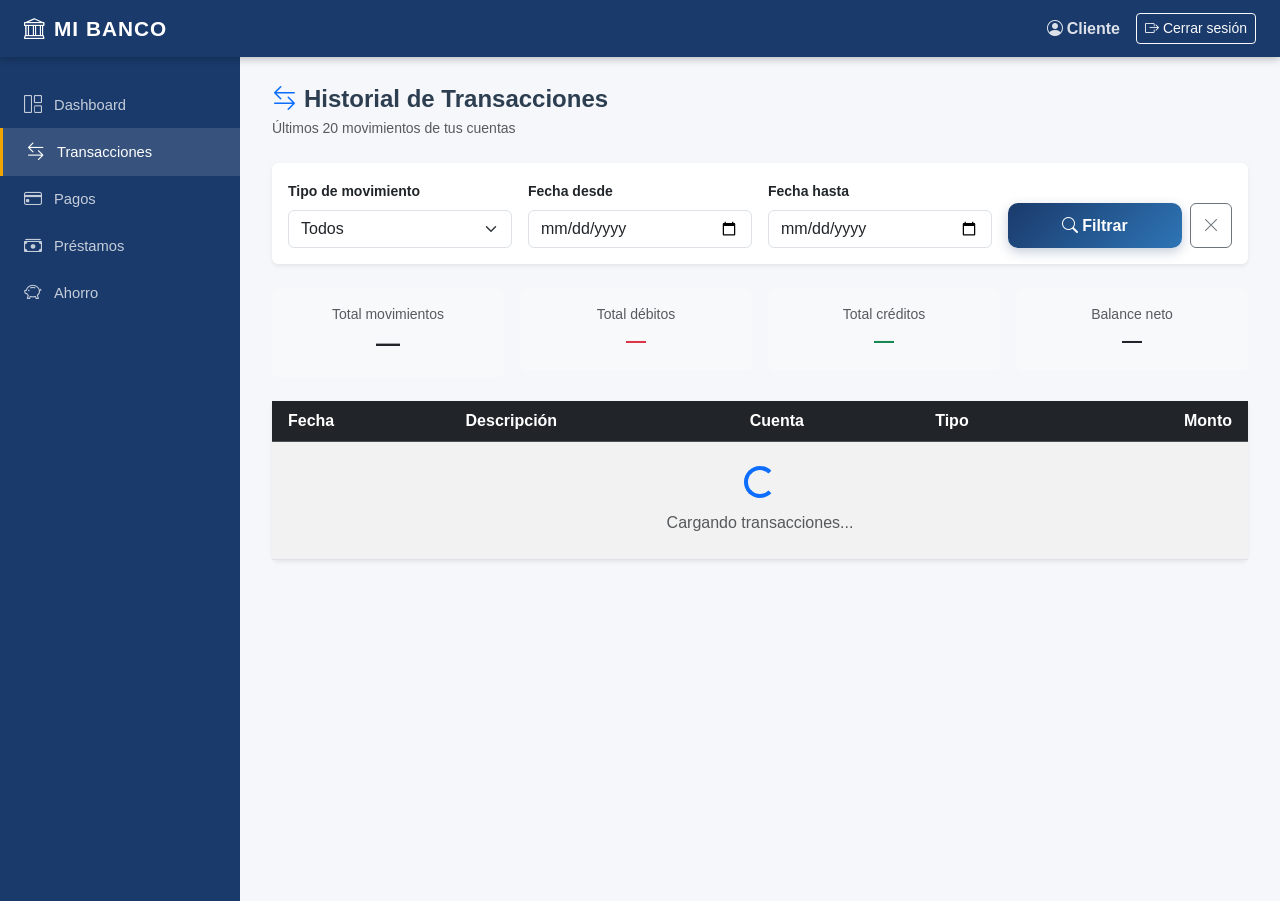
<file: modulos/transacciones.html>
<!DOCTYPE html>
<html lang="es">
<head>
  <meta charset="UTF-8">
  <meta name="viewport" content="width=device-width, initial-scale=1.0">
  <title>Transacciones — Mi Banco</title>
  <link href="https://cdn.jsdelivr.net/npm/bootstrap@5.3.3/dist/css/bootstrap.min.css" rel="stylesheet">
  <link href="https://cdn.jsdelivr.net/npm/bootstrap-icons@1.11.3/font/bootstrap-icons.min.css" rel="stylesheet">
  <link href="../css/styles.css" rel="stylesheet">
</head>
<body>

<!-- Toast -->
<div class="toast-container position-fixed bottom-0 end-0 p-3">
  <div id="appToast" class="toast align-items-center text-white bg-success border-0">
    <div class="d-flex">
      <div class="toast-body" id="toastBody">OK</div>
      <button class="btn-close btn-close-white me-2 m-auto" data-bs-dismiss="toast"></button>
    </div>
  </div>
</div>

<!-- Navbar -->
<nav class="navbar navbar-expand-lg navbar-banco">
  <div class="container-fluid px-4">
    <a class="navbar-brand" href="dashboard.html"><i class="bi bi-bank me-2"></i>MI BANCO</a>
    <div class="collapse navbar-collapse">
      <ul class="navbar-nav ms-auto align-items-center gap-2">
        <li class="nav-item">
          <span class="nav-link" style="color:var(--color-acento);font-weight:600">
            <i class="bi bi-person-circle me-1"></i><span id="userName">Cliente</span>
          </span>
        </li>
        <li><button class="btn btn-sm btn-outline-light" id="btnLogout">
          <i class="bi bi-box-arrow-right me-1"></i>Cerrar sesión
        </button></li>
      </ul>
    </div>
  </div>
</nav>

<div class="portal-layout">
  <nav class="sidebar d-none d-lg-block">
    <ul class="nav flex-column">
      <li><a class="nav-link" href="dashboard.html"><i class="bi bi-grid-1x2"></i> Dashboard</a></li>
      <li><a class="nav-link active" href="transacciones.html"><i class="bi bi-arrow-left-right"></i> Transacciones</a></li>
      <li><a class="nav-link" href="pagos.html"><i class="bi bi-credit-card"></i> Pagos</a></li>
      <li><a class="nav-link" href="prestamos.html"><i class="bi bi-cash-stack"></i> Préstamos</a></li>
      <li><a class="nav-link" href="ahorro.html"><i class="bi bi-piggy-bank"></i> Ahorro</a></li>
    </ul>
  </nav>

  <main class="main-content">
    <h4 class="fw-bold mb-1"><i class="bi bi-arrow-left-right me-2 text-primary"></i>Historial de Transacciones</h4>
    <p class="text-muted small mb-4">Últimos 20 movimientos de tus cuentas</p>

    <!-- Filtros -->
    <div class="card border-0 shadow-sm mb-4">
      <div class="card-body">
        <div class="row g-3 align-items-end">
          <div class="col-12 col-md-3">
            <label class="form-label small fw-semibold">Tipo de movimiento</label>
            <select id="filtroTipo" class="form-select">
              <option value="">Todos</option>
              <option value="debito">Débito (salidas)</option>
              <option value="credito">Crédito (entradas)</option>
            </select>
          </div>
          <div class="col-12 col-md-3">
            <label class="form-label small fw-semibold">Fecha desde</label>
            <input type="date" id="filtroDesde" class="form-control">
          </div>
          <div class="col-12 col-md-3">
            <label class="form-label small fw-semibold">Fecha hasta</label>
            <input type="date" id="filtroHasta" class="form-control">
          </div>
          <div class="col-12 col-md-3 d-flex gap-2">
            <button class="btn btn-primary flex-fill" id="btnFiltrar">
              <i class="bi bi-search me-1"></i>Filtrar
            </button>
            <button class="btn btn-outline-secondary" id="btnLimpiar">
              <i class="bi bi-x-lg"></i>
            </button>
          </div>
        </div>
      </div>
    </div>

    <!-- Resumen rápido -->
    <div class="row g-3 mb-4" id="resumenCards">
      <div class="col-6 col-md-3">
        <div class="card border-0 bg-light text-center p-3">
          <div class="text-muted small">Total movimientos</div>
          <div class="fw-bold fs-4" id="resTotal">—</div>
        </div>
      </div>
      <div class="col-6 col-md-3">
        <div class="card border-0 bg-light text-center p-3">
          <div class="text-muted small">Total débitos</div>
          <div class="fw-bold fs-5 text-danger" id="resDebitos">—</div>
        </div>
      </div>
      <div class="col-6 col-md-3">
        <div class="card border-0 bg-light text-center p-3">
          <div class="text-muted small">Total créditos</div>
          <div class="fw-bold fs-5 text-success" id="resCreditoss">—</div>
        </div>
      </div>
      <div class="col-6 col-md-3">
        <div class="card border-0 bg-light text-center p-3">
          <div class="text-muted small">Balance neto</div>
          <div class="fw-bold fs-5" id="resNeto">—</div>
        </div>
      </div>
    </div>

    <!-- Tabla -->
    <div class="card border-0 shadow-sm">
      <div class="card-body p-0">
        <div class="table-responsive">
          <table class="table table-striped table-hover mb-0" id="tablaTxn">
            <thead class="table-dark">
              <tr>
                <th class="ps-3">Fecha</th>
                <th>Descripción</th>
                <th>Cuenta</th>
                <th>Tipo</th>
                <th class="text-end pe-3">Monto</th>
              </tr>
            </thead>
            <tbody id="txnBody">
              <tr><td colspan="5" class="text-center py-4">
                <div class="spinner-border text-primary"></div>
                <p class="text-muted mt-2 mb-0">Cargando transacciones...</p>
              </td></tr>
            </tbody>
          </table>
        </div>
      </div>
    </div>

  </main>
</div>

<script src="https://cdn.jsdelivr.net/npm/bootstrap@5.3.3/dist/js/bootstrap.bundle.min.js"></script>
<script>
  console.log('Transacciones cargado (desvinculado - sin Supabase)');
</script>
</body>
</html>
</file>
<file: css/styles.css>
/* ============================================================
   css/styles.css — Estilos globales del Portal Financiero
   ============================================================ */

/* ── Variables corporativas del banco ── */
:root {
  --color-primario:    #1A3A6B;
  --color-secundario:  #2E75B6;
  --color-acento:      #F0A500;
  --color-fondo:       #F5F7FA;
  --color-texto:       #2C3E50;
  --color-debito:      #DC3545;
  --color-credito:     #198754;
  --sidebar-width:     240px;
}

/* ── Reset y base ── */
*, *::before, *::after { box-sizing: border-box; }

body {
  font-family: 'Segoe UI', Tahoma, Geneva, Verdana, sans-serif;
  background-color: var(--color-fondo);
  color: var(--color-texto);
  margin: 0;
}

/* ── Navbar ── */
.navbar-banco {
  background-color: var(--color-primario) !important;
  box-shadow: 0 2px 8px rgba(0,0,0,.25);
}
.navbar-banco .navbar-brand {
  font-weight: 700;
  font-size: 1.3rem;
  letter-spacing: 1px;
  color: #fff !important;
}
.navbar-banco .nav-link { color: rgba(255,255,255,.85) !important; }
.navbar-banco .nav-link:hover,
.navbar-banco .nav-link.active { color: #fff !important; }
.navbar-banco .nav-link.active { border-bottom: 2px solid var(--color-acento); }
#userGreeting { color: var(--color-acento); font-weight: 600; }

/* ── Layout con sidebar ── */
.portal-layout {
  display: flex;
  min-height: calc(100vh - 56px);
}
.sidebar {
  width: var(--sidebar-width);
  background: var(--color-primario);
  padding: 1.5rem 0;
  flex-shrink: 0;
}
.sidebar .nav-link {
  color: rgba(255,255,255,.75);
  padding: .65rem 1.5rem;
  font-size: .92rem;
  display: flex;
  align-items: center;
  gap: 10px;
  transition: all .2s;
}
.sidebar .nav-link:hover,
.sidebar .nav-link.active {
  color: #fff;
  background: rgba(255,255,255,.12);
  border-left: 3px solid var(--color-acento);
}
.sidebar .nav-link i { font-size: 1.1rem; width: 20px; }
.main-content {
  flex: 1;
  padding: 1.75rem 2rem;
  overflow-x: hidden;
  display: flex;
  flex-direction: column;
  width: 100%;
}

.main-content > .pagos-container {
  width: 100%;
  margin: 0;
  padding: 0;
}

/* ── Botones mejorados ── */
.btn-primary {
  background: linear-gradient(135deg, var(--color-primario) 0%, var(--color-secundario) 100%);
  border: none;
  font-weight: 600;
  padding: 0.65rem 1.5rem;
  border-radius: 10px;
  transition: all 0.3s cubic-bezier(0.4, 0, 0.2, 1);
  box-shadow: 0 4px 12px rgba(26, 58, 107, 0.25);
}

.btn-primary:hover {
  background: linear-gradient(135deg, #0f2847 0%, #1e5a96 100%);
  box-shadow: 0 8px 20px rgba(26, 58, 107, 0.4);
  transform: translateY(-2px);
}

.btn-primary:active {
  transform: translateY(-1px);
}

.btn-success {
  background: linear-gradient(135deg, #198754 0%, #13653f 100%);
  border: none;
  font-weight: 600;
  transition: all 0.3s cubic-bezier(0.4, 0, 0.2, 1);
  box-shadow: 0 4px 12px rgba(25, 135, 84, 0.25);
}

.btn-success:hover {
  background: linear-gradient(135deg, #0d4c2d 0%, #0a3620 100%);
  box-shadow: 0 8px 20px rgba(25, 135, 84, 0.4);
  transform: translateY(-2px);
}

/* ── Cards de saldo ── */
.card-saldo {
  border: none;
  border-left: 5px solid var(--color-secundario);
  border-radius: 12px;
  box-shadow: 0 2px 12px rgba(0,0,0,.08);
  transition: transform .2s, box-shadow .2s;
}
.card-saldo:hover {
  transform: translateY(-3px);
  box-shadow: 0 6px 20px rgba(0,0,0,.13);
}
.card-saldo .monto {
  font-size: 1.9rem;
  font-weight: 700;
  color: var(--color-primario);
}
.card-saldo .cuenta-numero {
  font-size: .82rem;
  color: #888;
  letter-spacing: 2px;
}
.card-saldo.ahorro  { border-left-color: #198754; }
.card-saldo.corriente { border-left-color: var(--color-secundario); }

/* ── Accesos rápidos ── */
.acceso-rapido {
  display: flex;
  flex-direction: column;
  align-items: center;
  justify-content: center;
  gap: 8px;
  padding: 1.2rem;
  background: #fff;
  border: 1px solid #e0e0e0;
  border-radius: 12px;
  text-decoration: none;
  color: var(--color-texto);
  transition: all .2s;
  font-size: .85rem;
  font-weight: 500;
}
.acceso-rapido i {
  font-size: 1.8rem;
  color: var(--color-secundario);
}
.acceso-rapido:hover {
  background: var(--color-primario);
  color: #fff;
  border-color: var(--color-primario);
  transform: translateY(-2px);
  box-shadow: 0 4px 14px rgba(26,58,107,.3);
}
.acceso-rapido:hover i { color: var(--color-acento); }

/* ── Tabla transacciones ── */
.badge-debito  { background-color: #fde8e8; color: var(--color-debito); }
.badge-credito { background-color: #e6f4ea; color: var(--color-credito); }
.monto-debito  { color: var(--color-debito);  font-weight: 600; }
.monto-credito { color: var(--color-credito); font-weight: 600; }

/* ── Barra de progreso ahorro ── */
.progress { height: 14px; border-radius: 99px; }
.progress-bar-ahorro {
  background: linear-gradient(90deg, #198754, #5cb85c);
}

/* ── Auth pages ── */
.auth-wrapper {
  min-height: 100vh;
  display: flex;
  align-items: center;
  justify-content: center;
  background: linear-gradient(135deg, var(--color-primario) 0%, var(--color-secundario) 100%);
}
.auth-card {
  width: 100%;
  max-width: 420px;
  border: none;
  border-radius: 16px;
  box-shadow: 0 8px 32px rgba(0,0,0,.25);
}
.auth-logo {
  font-size: 1.6rem;
  font-weight: 700;
  color: var(--color-primario);
  letter-spacing: 1px;
}

/* ── Simulador préstamo ── */
.prestamo-result {
  background: var(--color-primario);
  color: #fff;
  border-radius: 12px;
  padding: 1.5rem;
}
.prestamo-result .cuota-valor {
  font-size: 2.4rem;
  font-weight: 700;
  color: var(--color-acento);
}

/* ── Spinner overlay ── */
#loadingSpinner {
  position: fixed; inset: 0;
  background: rgba(255,255,255,.6);
  display: flex; align-items: center; justify-content: center;
  z-index: 9999;
}

/* ── Toast contenedor ── */
.toast-container { z-index: 9999; }

/* ── Responsive ── */
@media (max-width: 768px) {
  .sidebar { display: none; }
  .main-content { padding: 1rem; }
  .card-saldo .monto { font-size: 1.4rem; }
}
</file>
<file: css/pagos.css>
/* ============================================================
   css/pagos.css — Estilos específicos para módulo de Pagos
   ============================================================ */

/* ── Layout principal: dos columnas perfectas ── */
.pagos-container {
  display: grid;
  grid-template-columns: 1fr 1fr;
  gap: 2.5rem;
  align-items: stretch;
  width: 100%;
  max-width: 100%;
  margin: 0 auto;
}

.pagos-container > div {
  min-height: 100%;
  display: flex;
  flex-direction: column;
}

@media (max-width: 1200px) {
  .pagos-container {
    gap: 2rem;
  }
}

@media (max-width: 992px) {
  .pagos-container {
    grid-template-columns: 1fr;
    gap: 1.5rem;
  }
}

/* ── Card del formulario de pago ── */
.card-form-pago {
  border: none;
  border-radius: 16px;
  box-shadow: 0 4px 16px rgba(26, 58, 107, 0.08);
  transition: all 0.3s cubic-bezier(0.4, 0, 0.2, 1);
  background: #fff;
  height: 100%;
  display: flex;
  flex-direction: column;
  overflow: hidden;
}

.card-form-pago:hover {
  box-shadow: 0 8px 24px rgba(26, 58, 107, 0.15);
  transform: translateY(-3px);
}

.card-form-pago .card-header {
  background: linear-gradient(135deg, #1A3A6B 0%, #2E75B6 100%);
  border-radius: 0;
  padding: 1.75rem;
  border: none;
  display: flex;
  align-items: center;
  justify-content: center;
  text-align: center;
  flex-shrink: 0;
}

.card-form-pago .card-header h6 {
  color: #fff;
  font-weight: 700;
  margin: 0;
  font-size: 1.05rem;
  display: flex;
  align-items: center;
  justify-content: center;
  gap: 10px;
  width: 100%;
}

.card-form-pago .card-header i {
  font-size: 1.3rem;
  color: #F0A500;
}

.card-form-pago .card-body {
  padding: 2rem;
  flex: 1;
  display: flex;
  flex-direction: column;
}

/* ── Selector de servicios con efectos ── */
/* Base: todos los botones outline */
.btn-outline-primary,
.btn-outline-warning,
.btn-outline-danger,
.btn-outline-success,
.btn-outline-secondary,
.btn-outline-info {
  border-width: 1.5px !important;
  border-radius: 10px !important;
  font-weight: 600;
  transition: all 0.25s cubic-bezier(0.4, 0, 0.2, 1) !important;
  display: flex !important;
  align-items: center !important;
  justify-content: center !important;
}

.btn-outline-primary {
  color: #1A3A6B;
  border-color: #e0e0e0 !important;
  background-color: #fff !important;
}

.btn-outline-primary:hover {
  background-color: #f0f3f9 !important;
  border-color: #1A3A6B !important;
  color: #1A3A6B !important;
  transform: translateY(-2px);
  box-shadow: 0 4px 12px rgba(26, 58, 107, 0.15) !important;
}

.btn-check:checked + .btn-outline-primary {
  background-color: #1A3A6B !important;
  border-color: #1A3A6B !important;
  color: #fff !important;
  transform: scale(1.02);
}

.btn-outline-warning {
  color: #ff9800 !important;
  border-color: #ffe0b2 !important;
  background-color: #fff !important;
}

.btn-outline-warning:hover {
  background-color: #fff8e1 !important;
  border-color: #ff9800 !important;
  color: #ff9800 !important;
  transform: translateY(-2px);
  box-shadow: 0 4px 12px rgba(255, 152, 0, 0.15) !important;
}

.btn-check:checked + .btn-outline-warning {
  background-color: #ff9800 !important;
  border-color: #ff9800 !important;
  color: #fff !important;
  transform: scale(1.02);
}

.btn-outline-danger {
  color: #dc3545 !important;
  border-color: #f8d7da !important;
  background-color: #fff !important;
}

.btn-outline-danger:hover {
  background-color: #ffe4e8 !important;
  border-color: #dc3545 !important;
  color: #dc3545 !important;
  transform: translateY(-2px);
  box-shadow: 0 4px 12px rgba(220, 53, 69, 0.15) !important;
}

.btn-check:checked + .btn-outline-danger {
  background-color: #dc3545 !important;
  border-color: #dc3545 !important;
  color: #fff !important;
  transform: scale(1.02);
}

.btn-outline-success {
  color: #198754 !important;
  border-color: #d1e7dd !important;
  background-color: #fff !important;
}

.btn-outline-success:hover {
  background-color: #e6f4ea !important;
  border-color: #198754 !important;
  color: #198754 !important;
  transform: translateY(-2px);
  box-shadow: 0 4px 12px rgba(25, 135, 84, 0.15) !important;
}

.btn-check:checked + .btn-outline-success {
  background-color: #198754 !important;
  border-color: #198754 !important;
  color: #fff !important;
  transform: scale(1.02);
}

.btn-outline-secondary {
  color: #6c757d !important;
  border-color: #dee2e6 !important;
  background-color: #fff !important;
}

.btn-outline-secondary:hover {
  background-color: #f0f1f2 !important;
  border-color: #6c757d !important;
  color: #6c757d !important;
  transform: translateY(-2px);
  box-shadow: 0 4px 12px rgba(108, 117, 125, 0.15) !important;
}

.btn-check:checked + .btn-outline-secondary {
  background-color: #6c757d !important;
  border-color: #6c757d !important;
  color: #fff !important;
  transform: scale(1.02);
}

.btn-outline-info {
  color: #0dcaf0 !important;
  border-color: #cfe2ff !important;
  background-color: #fff !important;
}

.btn-outline-info:hover {
  background-color: #e1f5ff !important;
  border-color: #0dcaf0 !important;
  color: #0dcaf0 !important;
  transform: translateY(-2px);
  box-shadow: 0 4px 12px rgba(13, 202, 240, 0.15) !important;
}

.btn-check:checked + .btn-outline-info {
  background-color: #0dcaf0 !important;
  border-color: #0dcaf0 !important;
  color: #fff !important;
  transform: scale(1.02);
}

/* ── Botón Continuar - Principal ── */
.btn-continuar {
  background: linear-gradient(135deg, #1A3A6B 0%, #2E75B6 100%);
  border: none;
  color: #fff;
  font-weight: 800;
  font-size: 1.05rem;
  padding: 0.85rem 1.75rem;
  border-radius: 12px;
  transition: all 0.3s cubic-bezier(0.4, 0, 0.2, 1);
  position: relative;
  overflow: hidden;
  box-shadow: 0 6px 20px rgba(26, 58, 107, 0.35);
  cursor: pointer;
  letter-spacing: 0.5px;
  text-transform: uppercase;
}

.btn-continuar::before {
  content: '';
  position: absolute;
  top: 0;
  left: -100%;
  width: 100%;
  height: 100%;
  background: linear-gradient(90deg, transparent, rgba(255, 255, 255, 0.4), transparent);
  transition: left 0.6s cubic-bezier(0.4, 0, 0.2, 1);
  pointer-events: none;
}

.btn-continuar:hover::before {
  left: 100%;
}

.btn-continuar:hover {
  background: linear-gradient(135deg, #0f2847 0%, #1e5a96 100%);
  box-shadow: 0 10px 30px rgba(26, 58, 107, 0.5);
  transform: translateY(-4px);
}

.btn-continuar:active {
  transform: translateY(-2px);
  box-shadow: 0 6px 16px rgba(26, 58, 107, 0.4);
}

.btn-continuar::after {
  content: '';
  position: absolute;
  inset: 0;
  border-radius: 12px;
  padding: 2px;
  background: linear-gradient(135deg, rgba(255, 255, 255, 0.2) 0%, transparent 100%);
  -webkit-mask: linear-gradient(#fff 0 0) content-box, linear-gradient(#fff 0 0);
  -webkit-mask-composite: xor;
  mask-composite: exclude;
  opacity: 0;
  transition: opacity 0.3s;
}

.btn-continuar:hover::after {
  opacity: 1;
}

.btn-continuar i {
  margin-right: 0.6rem;
  font-size: 1.2rem;
}

/* ── Form styling ── */
#formPago {
  display: flex;
  flex-direction: column;
  gap: 0.25rem;
  height: 100%;
}

.form-label {
  color: #2c3e50;
  font-size: 0.9rem;
  margin-bottom: 0.5rem;
  font-weight: 600;
  text-align: left;
}

.form-control,
.form-select {
  border: 1.5px solid #e0e0e0;
  border-radius: 10px;
  padding: 0.65rem 1rem;
  transition: all 0.2s cubic-bezier(0.4, 0, 0.2, 1);
  font-size: 0.9rem;
  background-color: #fff;
}

.form-control:focus,
.form-select:focus {
  border-color: #1A3A6B;
  box-shadow: 0 0 0 0.3rem rgba(26, 58, 107, 0.12);
  background-color: #fafbfc;
}

.form-control::placeholder {
  color: #bbb;
}

.input-group {
  display: flex;
  gap: 0;
  border-radius: 10px;
  overflow: hidden;
}

.input-group-text {
  background-color: #f0f3f9;
  border: 1.5px solid #e0e0e0;
  color: #1A3A6B;
  border-radius: 10px 0 0 10px;
  font-weight: 700;
  padding: 0.65rem 1rem;
}

.input-group .form-control {
  border-left: none;
  border-radius: 0 10px 10px 0;
}
.card-historial-pagos {
  border: none;
  border-radius: 16px;
  box-shadow: 0 4px 16px rgba(26, 58, 107, 0.08);
  background: #fff;
  height: 100%;
  display: flex;
  flex-direction: column;
  overflow: hidden;
  transition: all 0.3s cubic-bezier(0.4, 0, 0.2, 1);
}

.card-historial-pagos:hover {
  box-shadow: 0 8px 24px rgba(26, 58, 107, 0.15);
  transform: translateY(-3px);
}

.card-historial-pagos .card-header {
  background: linear-gradient(135deg, #2E75B6 0%, #1A3A6B 100%);
  border-radius: 0;
  padding: 1.75rem;
  border: none;
  display: flex;
  align-items: center;
  justify-content: center;
  text-align: center;
  flex-shrink: 0;
}

.card-historial-pagos .card-header h6 {
  color: #fff;
  font-weight: 700;
  margin: 0;
  font-size: 1.05rem;
  display: flex;
  align-items: center;
  justify-content: center;
  gap: 10px;
  width: 100%;
}

.card-historial-pagos .card-header i {
  font-size: 1.3rem;
  color: #F0A500;
}

.card-historial-pagos .card-body {
  overflow-y: auto;
  flex: 1;
  padding: 0;
  display: flex;
  flex-direction: column;
}

/* ── Items de historial de pagos ── */
.pago-item {
  padding: 1.25rem 1.5rem;
  border-bottom: 1px solid #f0f0f0;
  transition: all 0.25s cubic-bezier(0.4, 0, 0.2, 1);
  cursor: pointer;
  position: relative;
  overflow: hidden;
  display: flex;
  flex-direction: column;
  align-items: center;
  justify-content: center;
  text-align: center;
}

.pago-item::before {
  content: '';
  position: absolute;
  left: 0;
  top: 0;
  height: 100%;
  width: 4px;
  background: linear-gradient(180deg, #1A3A6B, #2E75B6);
  transform: scaleY(0);
  transition: transform 0.3s cubic-bezier(0.4, 0, 0.2, 1);
}

.pago-item:hover {
  background-color: #f8f9fa;
  transform: translateX(0);
}

.pago-item:hover::before {
  transform: scaleY(1);
}

.pago-item:last-child {
  border-bottom: none;
}

.pago-item-header {
  display: flex;
  flex-direction: column;
  justify-content: center;
  align-items: center;
  margin-bottom: 0.75rem;
  width: 100%;
  gap: 8px;
}

.pago-item-servicio {
  font-weight: 700;
  color: #2c3e50;
  font-size: 0.95rem;
  display: flex;
  align-items: center;
  justify-content: center;
  gap: 8px;
  text-transform: capitalize;
}

.pago-item-servicio i {
  font-size: 1.2rem;
  color: #1A3A6B;
}

.pago-item-monto {
  font-weight: 800;
  font-size: 1.15rem;
  color: #dc3545;
  margin-top: 0.5rem;
}

.pago-item-meta {
  display: flex;
  flex-direction: column;
  justify-content: center;
  align-items: center;
  font-size: 0.8rem;
  color: #888;
  margin-top: 0.75rem;
  gap: 6px;
  width: 100%;
}

.pago-item-fecha {
  color: #999;
  font-size: 0.8rem;
}

.pago-item-contrato {
  color: #aaa;
  font-family: 'Courier New', monospace;
  font-size: 0.75rem;
  letter-spacing: 0.5px;
}

.pago-item-estado {
  display: inline-block;
  padding: 0.35rem 0.85rem;
  border-radius: 20px;
  font-size: 0.75rem;
  font-weight: 700;
  background-color: #e6f4ea;
  color: #198754;
  margin-top: 8px;
}

/* ── Empty state ── */
.historial-empty {
  display: flex;
  flex-direction: column;
  align-items: center;
  justify-content: center;
  padding: 3rem 1.5rem;
  color: #aaa;
  text-align: center;
  min-height: 300px;
  width: 100%;
}

.historial-empty i {
  font-size: 3rem;
  color: #ddd;
  margin-bottom: 1rem;
}

.historial-empty p {
  margin: 0;
  font-size: 0.95rem;
  color: #999;
}

/* ── Modal de confirmación - Mejorado ── */
.modal-content {
  border: none;
  border-radius: 16px;
  box-shadow: 0 10px 40px rgba(0, 0, 0, 0.2);
  animation: modalSlideIn 0.3s cubic-bezier(0.4, 0, 0.2, 1);
}

@keyframes modalSlideIn {
  from {
    opacity: 0;
    transform: translateY(-20px);
  }
  to {
    opacity: 1;
    transform: translateY(0);
  }
}

.modal-header {
  background: linear-gradient(135deg, #198754 0%, #13653f 100%);
  border-radius: 16px 16px 0 0;
  padding: 1.5rem;
  border: none;
}

.modal-header h5 {
  color: #fff;
  font-weight: 700;
  margin: 0;
  font-size: 1.1rem;
}

.modal-header .btn-close {
  filter: brightness(0) invert(1);
}

.modal-body {
  padding: 2rem;
  background-color: #fafbfc;
}

.modal-body .bg-light {
  background-color: #f0f3f9 !important;
  border: 2px solid #e0e7f1 !important;
}

.modal-body .bg-light .row {
  row-gap: 1rem;
}

.modal-body .bg-light .col-5 {
  color: #888;
  font-weight: 500;
  font-size: 0.9rem;
}

.modal-body .bg-light .col-7 {
  color: #2c3e50;
  font-size: 0.95rem;
}

.modal-body .alert {
  border: none;
  border-left: 4px solid #ffc107;
  background-color: #fffbf0;
  border-radius: 10px;
  padding: 1rem;
}

.modal-footer {
  border: none;
  padding: 1.5rem 2rem;
  gap: 1rem;
  background-color: #fafbfc;
}

.modal-footer .btn-outline-secondary {
  color: #6c757d;
  border-color: #dee2e6;
  border-radius: 10px;
  font-weight: 600;
  transition: all 0.2s;
  padding: 0.6rem 1.5rem;
}

.modal-footer .btn-outline-secondary:hover {
  background-color: #f0f1f2;
  border-color: #6c757d;
}

.modal-footer .btn-success {
  background: linear-gradient(135deg, #198754 0%, #13653f 100%);
  border: none;
  border-radius: 10px;
  font-weight: 700;
  padding: 0.6rem 1.5rem;
  transition: all 0.3s;
  box-shadow: 0 4px 12px rgba(25, 135, 84, 0.25);
}

.modal-footer .btn-success:hover {
  background: linear-gradient(135deg, #0d4c2d 0%, #0a3620 100%);
  box-shadow: 0 6px 20px rgba(25, 135, 84, 0.4);
  transform: translateY(-2px);
}

.modal-footer .btn-success:active {
  transform: translateY(0);
}

/* ── Spinner en botón ── */
.spinner-border-sm {
  width: 1rem;
  height: 1rem;
  border-width: 0.2em;
}

/* ── Input group styling ── */
.input-group-text {
  background-color: #f8f9fa;
  border: 1.5px solid #e0e0e0;
  color: #1A3A6B;
  border-radius: 10px 0 0 10px;
  font-weight: 600;
}

.input-group .form-control {
  border-left: none;
}

/* ── Responsive ajustes ── */
@media (max-width: 1200px) {
  .pagos-container {
    gap: 2rem;
  }

  .card-form-pago .card-header,
  .card-historial-pagos .card-header {
    padding: 1.5rem;
  }

  .btn-continuar {
    padding: 0.8rem 1.6rem;
    font-size: 1rem;
  }
}

@media (max-width: 992px) {
  .pagos-container {
    grid-template-columns: 1fr;
    gap: 1.5rem;
  }

  .card-form-pago,
  .card-historial-pagos {
    border-radius: 14px;
    box-shadow: 0 2px 12px rgba(26, 58, 107, 0.08);
  }

  .card-form-pago .card-body,
  .card-historial-pagos .card-body {
    padding: 1.75rem;
  }

  .btn-continuar {
    padding: 0.8rem 1.5rem;
    font-size: 0.98rem;
  }
}

@media (max-width: 768px) {
  .main-content {
    padding: 1.25rem 1rem;
  }

  .pagos-container {
    gap: 1.25rem;
  }

  .card-form-pago .card-header,
  .card-historial-pagos .card-header {
    padding: 1.25rem;
    font-size: 1rem;
  }

  .card-form-pago .card-header h6,
  .card-historial-pagos .card-header h6 {
    font-size: 0.95rem;
    gap: 8px;
  }

  .card-form-pago .card-header i,
  .card-historial-pagos .card-header i {
    font-size: 1rem;
  }

  .card-form-pago .card-body {
    padding: 1.5rem;
  }

  .form-label {
    font-size: 0.85rem;
  }

  .form-control,
  .form-select {
    padding: 0.6rem 0.9rem;
    font-size: 0.85rem;
  }

  .btn-outline-primary,
  .btn-outline-warning,
  .btn-outline-danger,
  .btn-outline-success,
  .btn-outline-secondary,
  .btn-outline-info {
    font-size: 0.8rem;
    padding: 0.5rem 0.75rem;
  }

  .btn-continuar {
    padding: 0.7rem 1.25rem;
    font-size: 0.9rem;
    letter-spacing: 0;
    text-transform: none;
  }

  .btn-continuar i {
    font-size: 1rem;
    margin-right: 0.4rem;
  }

  .pago-item {
    padding: 1rem 1rem;
  }

  .pago-item-monto {
    font-size: 1rem;
  }

  .pago-item-meta {
    font-size: 0.75rem;
  }

  .modal-header,
  .modal-body,
  .modal-footer {
    padding: 1.25rem;
  }

  .modal-header h5 {
    font-size: 1rem;
  }

  .modal-body .bg-light {
    padding: 1rem !important;
  }

  .input-group-text {
    font-size: 0.85rem;
    padding: 0.6rem 0.85rem;
  }
}

@media (max-width: 480px) {
  .main-content {
    padding: 1rem 0.75rem;
  }

  .pagos-container {
    gap: 1rem;
  }

  h4 {
    font-size: 1.1rem;
  }

  .card-form-pago,
  .card-historial-pagos {
    border-radius: 12px;
  }

  .card-form-pago .card-header,
  .card-historial-pagos .card-header {
    padding: 1rem;
  }

  .card-form-pago .card-header h6,
  .card-historial-pagos .card-header h6 {
    font-size: 0.9rem;
  }

  .card-form-pago .card-body,
  .card-historial-pagos .card-body {
    padding: 1.25rem;
  }

  .form-label {
    font-size: 0.8rem;
    margin-bottom: 0.4rem;
  }

  .form-control,
  .form-select {
    padding: 0.55rem 0.8rem;
    font-size: 0.8rem;
    border-radius: 8px;
  }

  .btn-outline-primary,
  .btn-outline-warning,
  .btn-outline-danger,
  .btn-outline-success,
  .btn-outline-secondary,
  .btn-outline-info {
    font-size: 0.75rem;
    padding: 0.45rem 0.6rem;
    border-radius: 8px;
  }

  .btn-continuar {
    padding: 0.6rem 1rem;
    font-size: 0.85rem;
    border-radius: 10px;
    margin-top: auto;
  }

  .pago-item {
    padding: 0.85rem 0.75rem;
  }

  .pago-item-servicio {
    font-size: 0.85rem;
  }

  .pago-item-monto {
    font-size: 0.95rem;
  }

  .modal-content {
    margin: 1rem;
  }

  .modal-header,
  .modal-body,
  .modal-footer {
    padding: 1rem;
  }

  .modal-header h5 {
    font-size: 0.95rem;
  }

  .modal-body .bg-light .col-5,
  .modal-body .bg-light .col-7 {
    font-size: 0.8rem;
  }
}
</file>
